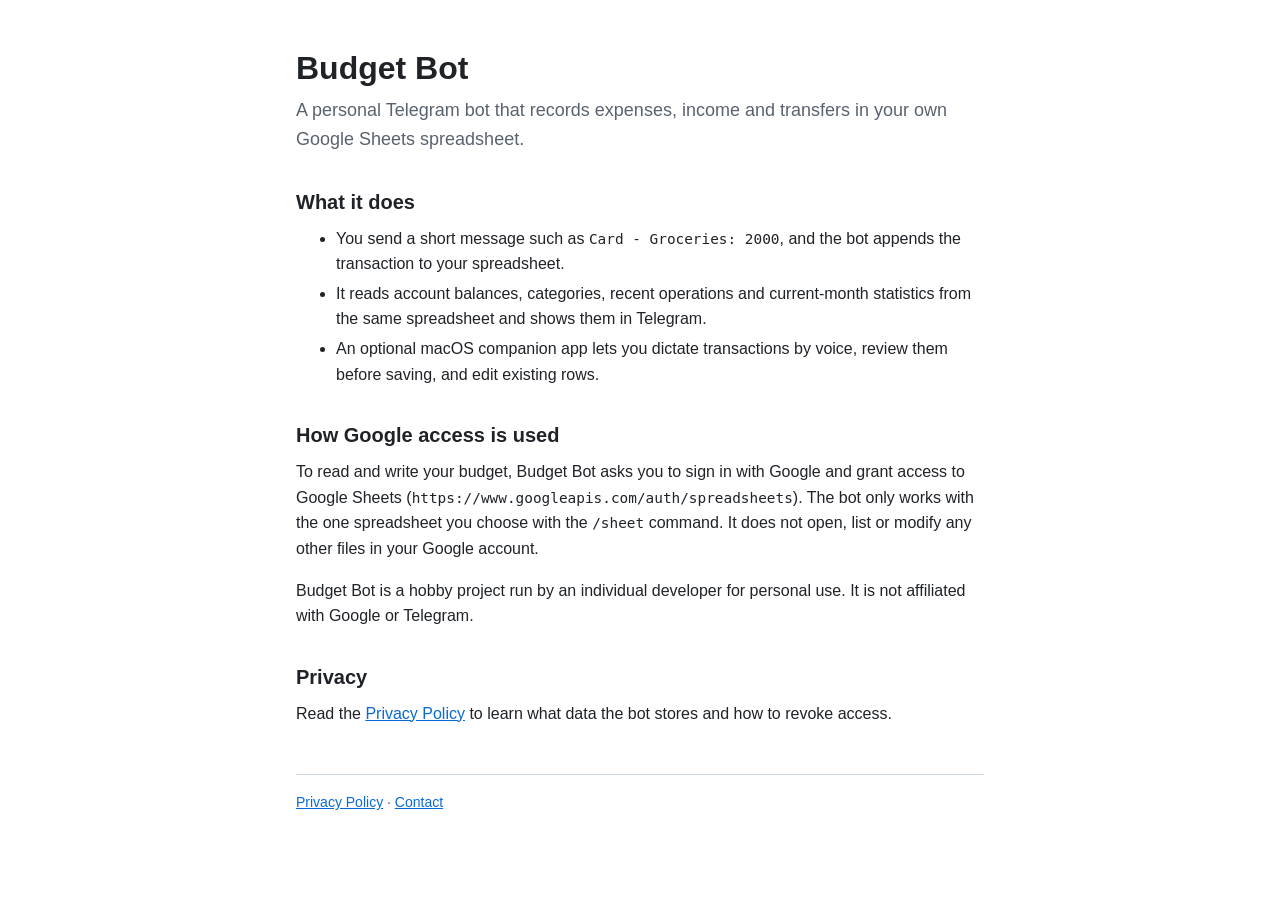
<file: index.html>
<!doctype html>
<html lang="en">
<head>
  <meta charset="utf-8">
  <meta name="viewport" content="width=device-width, initial-scale=1">
  <title>Budget Bot</title>
  <meta name="description" content="Budget Bot is a personal Telegram bot that records expenses and income in your own Google Sheets spreadsheet.">
  <link rel="stylesheet" href="style.css">
</head>
<body>
<main>
  <h1>Budget Bot</h1>
  <p class="lead">A personal Telegram bot that records expenses, income and transfers in your own Google Sheets spreadsheet.</p>

  <h2>What it does</h2>
  <ul>
    <li>You send a short message such as <code>Card - Groceries: 2000</code>, and the bot appends the transaction to your spreadsheet.</li>
    <li>It reads account balances, categories, recent operations and current-month statistics from the same spreadsheet and shows them in Telegram.</li>
    <li>An optional macOS companion app lets you dictate transactions by voice, review them before saving, and edit existing rows.</li>
  </ul>

  <h2>How Google access is used</h2>
  <p>To read and write your budget, Budget Bot asks you to sign in with Google and grant access to Google Sheets (<code>https://www.googleapis.com/auth/spreadsheets</code>). The bot only works with the one spreadsheet you choose with the <code>/sheet</code> command. It does not open, list or modify any other files in your Google account.</p>
  <p>Budget Bot is a hobby project run by an individual developer for personal use. It is not affiliated with Google or Telegram.</p>

  <h2>Privacy</h2>
  <p>Read the <a href="privacy.html">Privacy Policy</a> to learn what data the bot stores and how to revoke access.</p>

  <footer>
    <a href="privacy.html">Privacy Policy</a> ·
    <a href="https://github.com/nskondratev/budget-bot-site/issues">Contact</a>
  </footer>
</main>
</body>
</html>
</file>
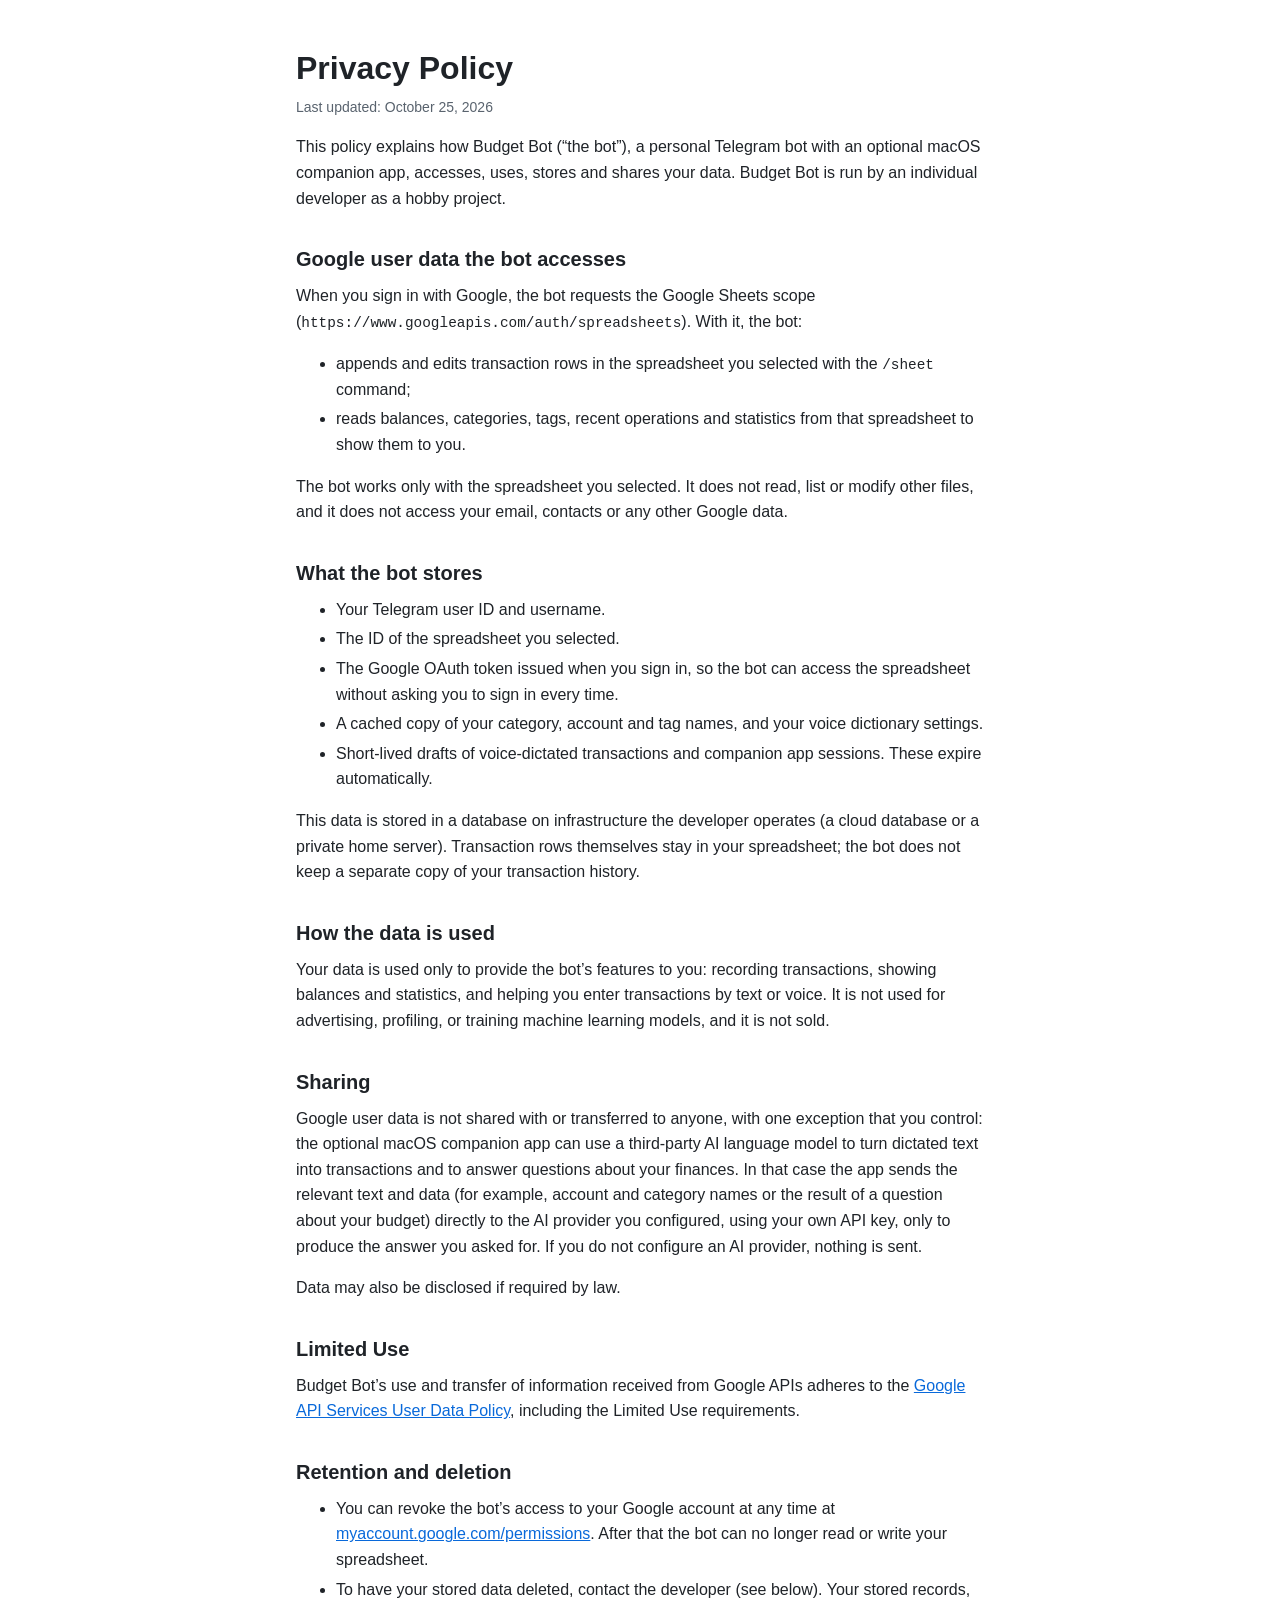
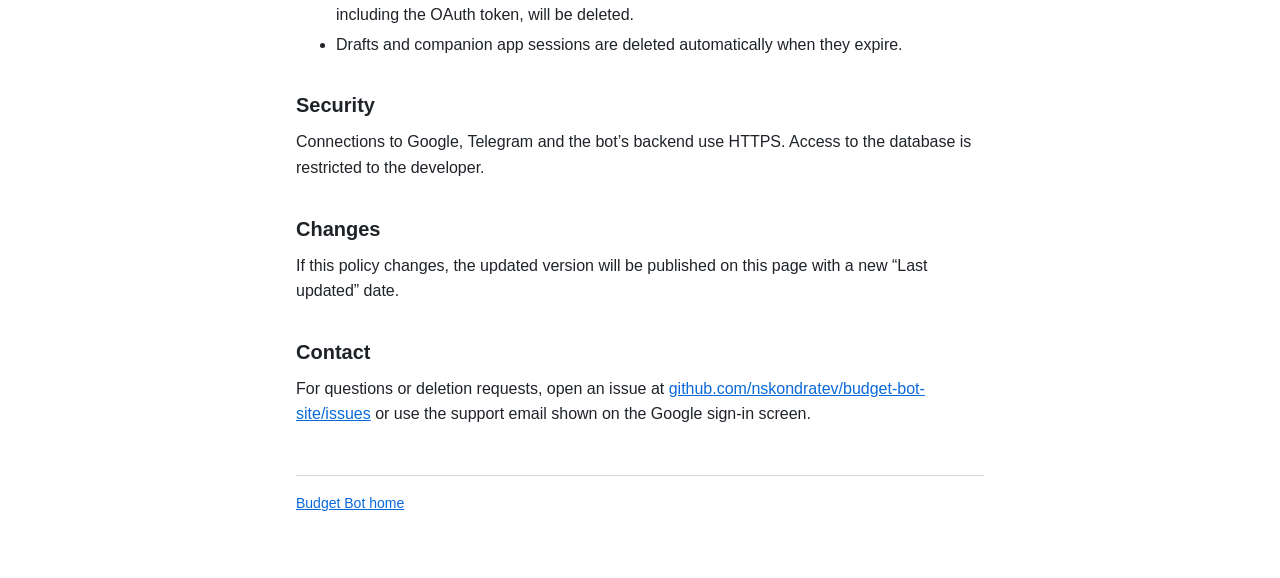
<file: privacy.html>
<!doctype html>
<html lang="en">
<head>
  <meta charset="utf-8">
  <meta name="viewport" content="width=device-width, initial-scale=1">
  <title>Budget Bot Privacy Policy</title>
  <meta name="description" content="How Budget Bot accesses, uses, stores and shares data, including Google user data.">
  <link rel="stylesheet" href="style.css">
</head>
<body>
<main>
  <h1>Privacy Policy</h1>
  <p class="meta">Last updated: October 25, 2026</p>

  <p>This policy explains how Budget Bot (“the bot”), a personal Telegram bot with an optional macOS companion app, accesses, uses, stores and shares your data. Budget Bot is run by an individual developer as a hobby project.</p>

  <h2>Google user data the bot accesses</h2>
  <p>When you sign in with Google, the bot requests the Google Sheets scope (<code>https://www.googleapis.com/auth/spreadsheets</code>). With it, the bot:</p>
  <ul>
    <li>appends and edits transaction rows in the spreadsheet you selected with the <code>/sheet</code> command;</li>
    <li>reads balances, categories, tags, recent operations and statistics from that spreadsheet to show them to you.</li>
  </ul>
  <p>The bot works only with the spreadsheet you selected. It does not read, list or modify other files, and it does not access your email, contacts or any other Google data.</p>

  <h2>What the bot stores</h2>
  <ul>
    <li>Your Telegram user ID and username.</li>
    <li>The ID of the spreadsheet you selected.</li>
    <li>The Google OAuth token issued when you sign in, so the bot can access the spreadsheet without asking you to sign in every time.</li>
    <li>A cached copy of your category, account and tag names, and your voice dictionary settings.</li>
    <li>Short-lived drafts of voice-dictated transactions and companion app sessions. These expire automatically.</li>
  </ul>
  <p>This data is stored in a database on infrastructure the developer operates (a cloud database or a private home server). Transaction rows themselves stay in your spreadsheet; the bot does not keep a separate copy of your transaction history.</p>

  <h2>How the data is used</h2>
  <p>Your data is used only to provide the bot’s features to you: recording transactions, showing balances and statistics, and helping you enter transactions by text or voice. It is not used for advertising, profiling, or training machine learning models, and it is not sold.</p>

  <h2>Sharing</h2>
  <p>Google user data is not shared with or transferred to anyone, with one exception that you control: the optional macOS companion app can use a third-party AI language model to turn dictated text into transactions and to answer questions about your finances. In that case the app sends the relevant text and data (for example, account and category names or the result of a question about your budget) directly to the AI provider you configured, using your own API key, only to produce the answer you asked for. If you do not configure an AI provider, nothing is sent.</p>
  <p>Data may also be disclosed if required by law.</p>

  <h2>Limited Use</h2>
  <p>Budget Bot’s use and transfer of information received from Google APIs adheres to the <a href="https://developers.google.com/terms/api-services-user-data-policy">Google API Services User Data Policy</a>, including the Limited Use requirements.</p>

  <h2>Retention and deletion</h2>
  <ul>
    <li>You can revoke the bot’s access to your Google account at any time at <a href="https://myaccount.google.com/permissions">myaccount.google.com/permissions</a>. After that the bot can no longer read or write your spreadsheet.</li>
    <li>To have your stored data deleted, contact the developer (see below). Your stored records, including the OAuth token, will be deleted.</li>
    <li>Drafts and companion app sessions are deleted automatically when they expire.</li>
  </ul>

  <h2>Security</h2>
  <p>Connections to Google, Telegram and the bot’s backend use HTTPS. Access to the database is restricted to the developer.</p>

  <h2>Changes</h2>
  <p>If this policy changes, the updated version will be published on this page with a new “Last updated” date.</p>

  <h2>Contact</h2>
  <p>For questions or deletion requests, open an issue at <a href="https://github.com/nskondratev/budget-bot-site/issues">github.com/nskondratev/budget-bot-site/issues</a> or use the support email shown on the Google sign-in screen.</p>

  <footer>
    <a href="./">Budget Bot home</a>
  </footer>
</main>
</body>
</html>
</file>
<file: style.css>
:root {
  --bg: #ffffff;
  --fg: #1f2328;
  --muted: #59636e;
  --accent: #0969da;
  --border: #d1d9e0;
}

@media (prefers-color-scheme: dark) {
  :root {
    --bg: #0d1117;
    --fg: #e6edf3;
    --muted: #9198a1;
    --accent: #4493f8;
    --border: #3d444d;
  }
}

* { box-sizing: border-box; }

body {
  margin: 0;
  background: var(--bg);
  color: var(--fg);
  font: 16px/1.6 -apple-system, BlinkMacSystemFont, "Segoe UI", Roboto, Helvetica, Arial, sans-serif;
}

main {
  max-width: 720px;
  margin: 0 auto;
  padding: 48px 16px 64px;
}

h1 { font-size: 2rem; line-height: 1.25; margin: 0 0 8px; }
h2 { font-size: 1.25rem; margin: 32px 0 8px; }
p, ul { margin: 0 0 16px; }
li { margin-bottom: 4px; }
a { color: var(--accent); }
code { font-size: 0.9em; }

.lead { color: var(--muted); font-size: 1.125rem; }
.meta { color: var(--muted); font-size: 0.875rem; }

footer {
  margin-top: 48px;
  padding-top: 16px;
  border-top: 1px solid var(--border);
  color: var(--muted);
  font-size: 0.875rem;
}
</file>
